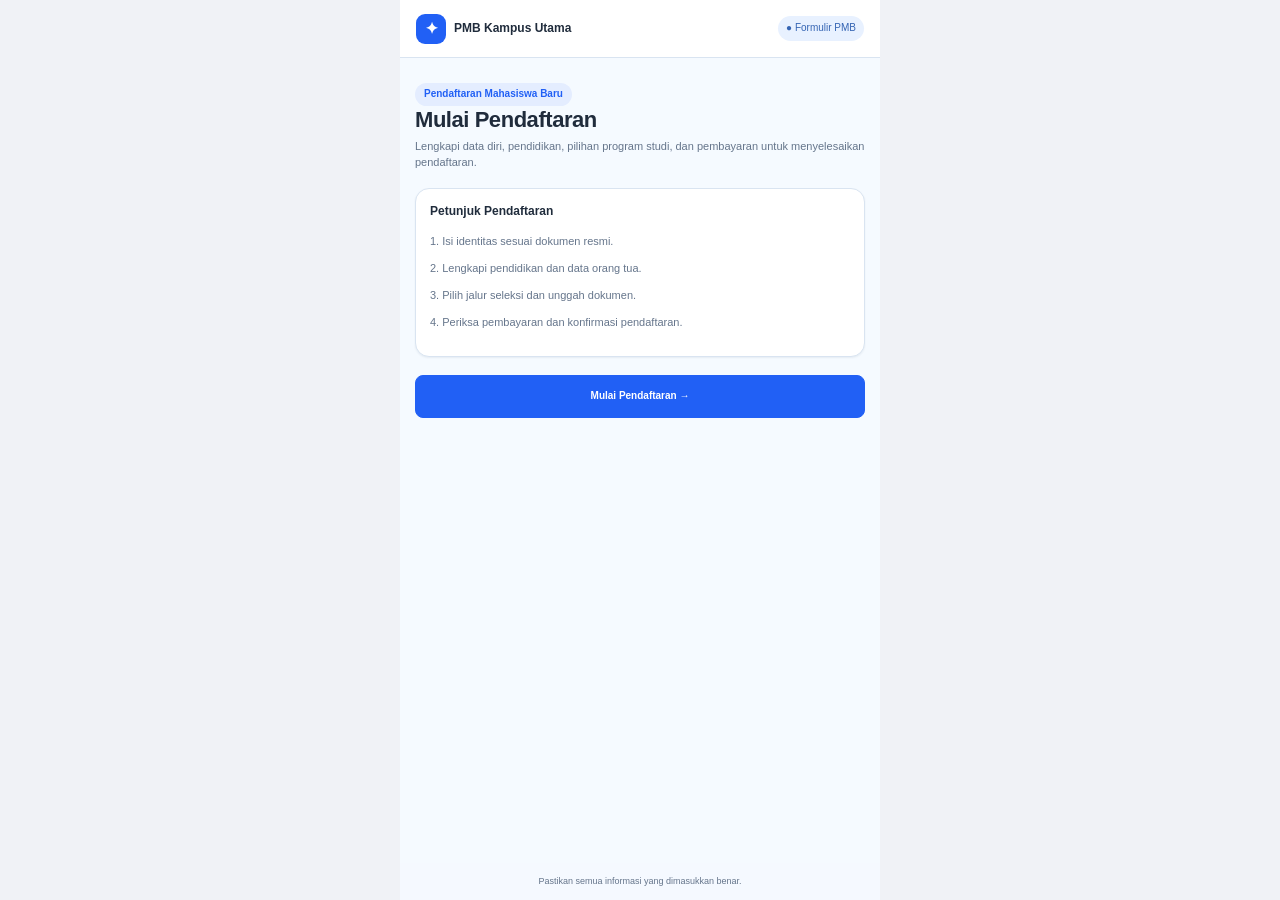
<file: index.html>
<!DOCTYPE html>
<html lang="id">
<head>
  <meta charset="UTF-8">
  <meta name="viewport" content="width=device-width, initial-scale=1.0">
  <title>PMB Kampus Utama</title>
  <link rel="stylesheet" href="style.css">
</head>
<body>
  <main class="app">
    <header class="topbar">
      <div class="brand">
        <div class="brand-icon">✦</div>
        <span>PMB Kampus Utama</span>
      </div>
      <span class="autosave">● Formulir PMB</span>
    </header>

    <section class="content welcome">
      <span class="pill">Pendaftaran Mahasiswa Baru</span>
      <h1>Mulai Pendaftaran</h1>
      <p class="subtitle">
        Lengkapi data diri, pendidikan, pilihan program studi,
        dan pembayaran untuk menyelesaikan pendaftaran.
      </p>

      <div class="card">
        <h2>Petunjuk Pendaftaran</h2>
        <p>1. Isi identitas sesuai dokumen resmi.</p>
        <p>2. Lengkapi pendidikan dan data orang tua.</p>
        <p>3. Pilih jalur seleksi dan unggah dokumen.</p>
        <p>4. Periksa pembayaran dan konfirmasi pendaftaran.</p>
      </div>

      <a href="Identitas.html" class="btn btn-primary full-button">
        Mulai Pendaftaran →
      </a>
    </section>

    <p class="footer-note">
      Pastikan semua informasi yang dimasukkan benar.
    </p>
  </main>
</body>
</html>
</file>
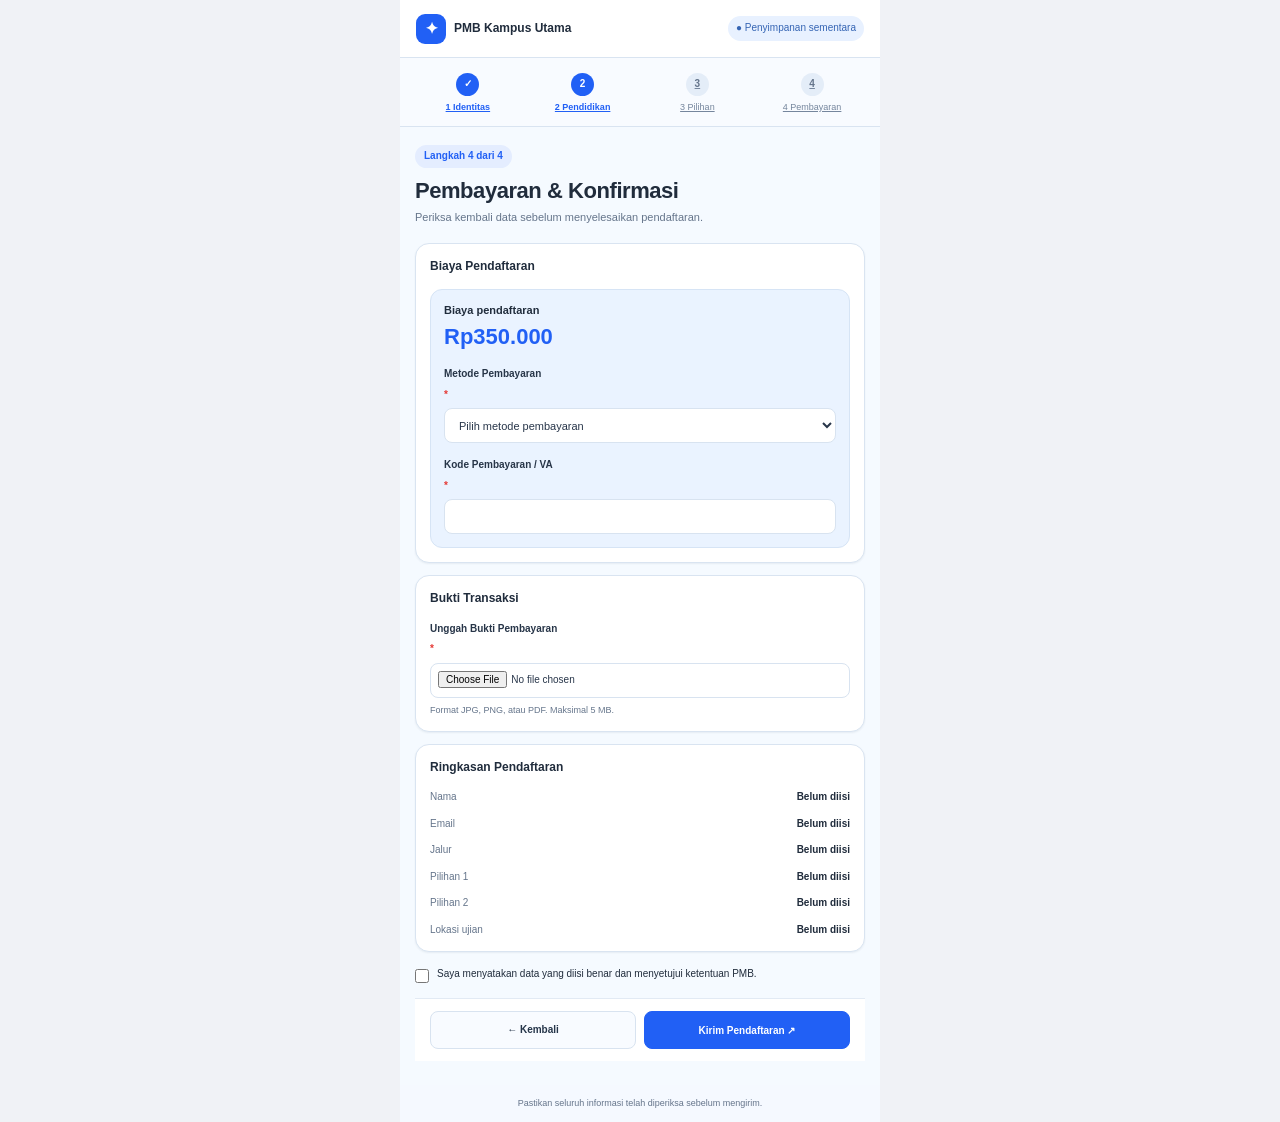
<file: DataTransaksiPembayaran.html>
<!DOCTYPE html>
<html lang="id">
<head>
  <meta charset="UTF-8">
  <meta name="viewport" content="width=device-width, initial-scale=1.0">
  <title>Pembayaran dan Konfirmasi - PMB</title>
  <link rel="stylesheet" href="style.css">
  <script src="script.js" defer></script>
</head>
<body>
  <main class="app">
    <header class="topbar">
      <div class="brand"><div class="brand-icon">✦</div><span>PMB Kampus Utama</span></div>
      <span class="autosave">● Penyimpanan sementara</span>
    </header>

<nav class="stepper">
  <a href="Identitas.html" class="step done">
    <span class="step-number">✓</span>
    <span>1 Identitas</span>
  </a>

  <a href="Pendidikan.html" class="step active">
    <span class="step-number">2</span>
    <span>2 Pendidikan</span>
  </a>

  <a href="Pendaftaran.html" class="step">
    <span class="step-number">3</span>
    <span>3 Pilihan</span>
  </a>

  <a href="DataTransaksiPembayaran.html" class="step">
    <span class="step-number">4</span>
    <span>4 Pembayaran</span>
  </a>
</nav>

    <main class="content">
      <div id="message" class="notice" hidden></div>
      <div class="step-meta"><span class="pill">Langkah 4 dari 4</span></div>
      <h1>Pembayaran &amp; Konfirmasi</h1>
      <p class="subtitle">Periksa kembali data sebelum menyelesaikan pendaftaran.</p>

      <form id="pembayaranForm" data-page="pembayaran">
        <section class="card">
          <h2>Biaya Pendaftaran</h2>
          <div class="info-box">
            <p class="price-label">Biaya pendaftaran</p>
            <p class="price">Rp350.000</p>

            <label class="field">Metode Pembayaran <span class="required">*</span>
              <select name="metode_pembayaran" required>
                <option value="">Pilih metode pembayaran</option>
                <option>Virtual Account Bank Mandiri</option>
                <option>Virtual Account Bank BRI</option>
                <option>Virtual Account Bank BNI</option>
                <option>Transfer bank lainnya</option>
              </select>
            </label>

            <label class="field" style="margin-top:15px">
              Kode Pembayaran / VA <span class="required">*</span>
              <input name="kode_va" type="text" required>
            </label>

            <input type="hidden" name="nominal" value="350000">
          </div>
        </section>

        <section class="card">
          <h2>Bukti Transaksi</h2>
          <label class="field">Unggah Bukti Pembayaran <span class="required">*</span>
            <input name="bukti_bayar" type="file"
                   accept=".jpg,.jpeg,.png,.pdf"
                   data-ext="jpg,jpeg,png,pdf" required>
            <span class="hint">Format JPG, PNG, atau PDF. Maksimal 5 MB.</span>
          </label>
        </section>

        <section class="card">
          <h2>Ringkasan Pendaftaran</h2>
          <div class="summary" id="summary">
            <div class="summary-row"><span>Nama</span><span id="sumNama">Belum diisi</span></div>
            <div class="summary-row"><span>Email</span><span id="sumEmail">-</span></div>
            <div class="summary-row"><span>Jalur</span><span id="sumJalur">-</span></div>
            <div class="summary-row"><span>Pilihan 1</span><span id="sumProdi1">-</span></div>
            <div class="summary-row"><span>Pilihan 2</span><span id="sumProdi2">-</span></div>
            <div class="summary-row"><span>Lokasi ujian</span><span id="sumLokasi">-</span></div>
          </div>
        </section>

        <label class="consent">
          <input type="checkbox" name="persetujuan" required>
          <span>Saya menyatakan data yang diisi benar dan menyetujui ketentuan PMB.</span>
        </label>

        <div class="form-footer">
          <a href="Pendaftaran.html" class="btn btn-secondary">← Kembali</a>
          <button type="submit" class="btn btn-primary">Kirim Pendaftaran ↗</button>
        </div>
      </form>
    </main>
    <p class="footer-note">Pastikan seluruh informasi telah diperiksa sebelum mengirim.</p>
  </main>
</body>
</html>
</file>
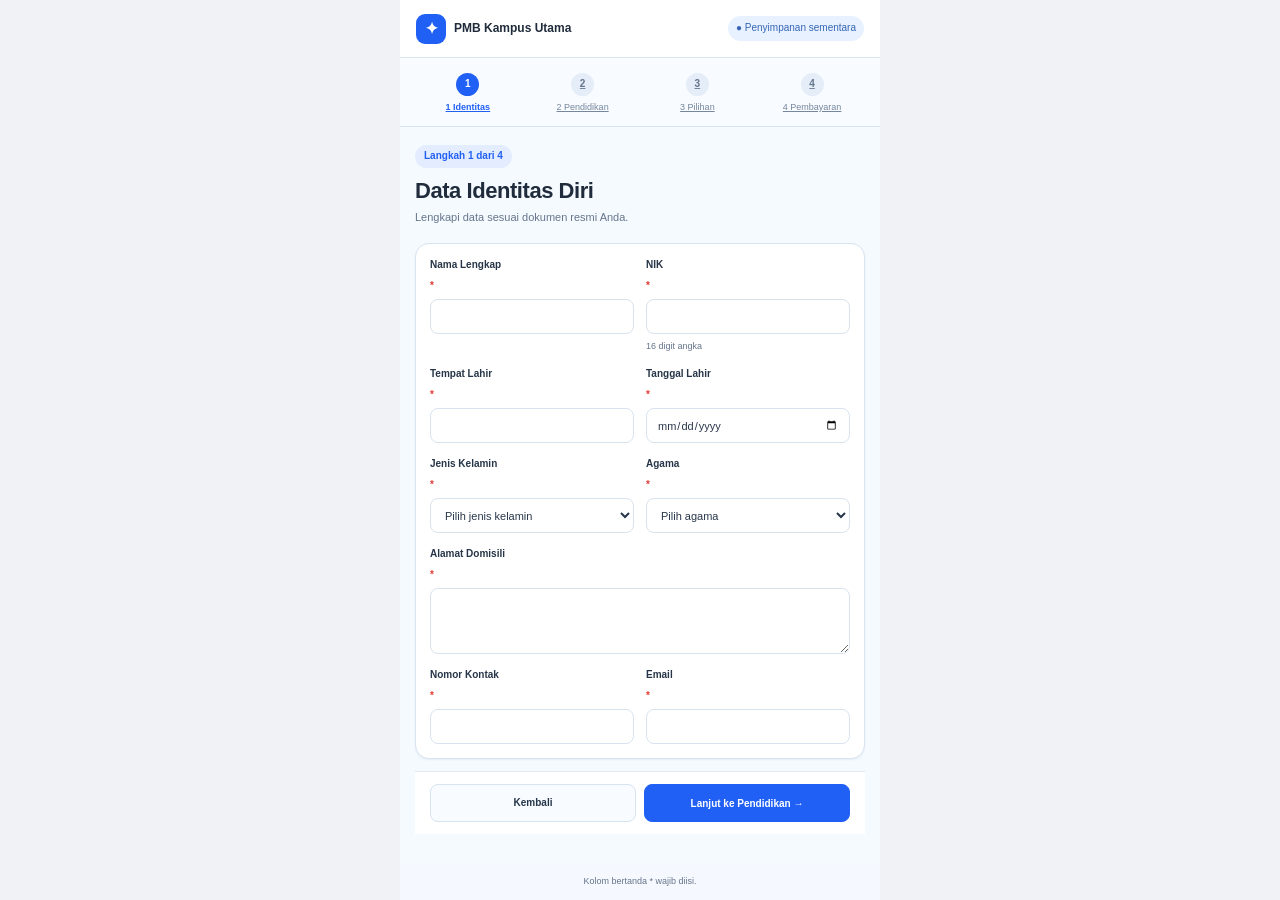
<file: Identitas.html>
<!DOCTYPE html>
<html lang="id">
<head>
  <meta charset="UTF-8">
  <meta name="viewport" content="width=device-width, initial-scale=1.0">
  <title>Identitas Diri - PMB</title>
  <link rel="stylesheet" href="style.css">
  <script src="script.js" defer></script>
</head>
<body>
  <main class="app">
    <header class="topbar">
      <div class="brand">
        <div class="brand-icon">✦</div>
        <span>PMB Kampus Utama</span>
      </div>
      <span class="autosave">● Penyimpanan sementara</span>
    </header>

   <nav class="stepper">
  <a href="Identitas.html" class="step active">
    <span class="step-number">1</span>
    <span>1 Identitas</span>
  </a>

  <a href="Pendidikan.html" class="step">
    <span class="step-number">2</span>
    <span>2 Pendidikan</span>
  </a>

  <a href="Pendaftaran.html" class="step">
    <span class="step-number">3</span>
    <span>3 Pilihan</span>
  </a>

  <a href="DataTransaksiPembayaran.html" class="step">
    <span class="step-number">4</span>
    <span>4 Pembayaran</span>
  </a>
</nav>

    <main class="content">
      <div id="message" class="notice" hidden></div>
      <div class="step-meta"><span class="pill">Langkah 1 dari 4</span></div>
      <h1>Data Identitas Diri</h1>
      <p class="subtitle">Lengkapi data sesuai dokumen resmi Anda.</p>

      <form id="identitasForm" data-page="identitas">
        <section class="card">
          <div class="form-grid">
            <label class="field">Nama Lengkap <span class="required">*</span>
              <input name="nama" type="text" required>
            </label>
            <label class="field">NIK <span class="required">*</span>
              <input name="nik" type="text" inputmode="numeric" maxlength="16" pattern="[0-9]{16}" required>
              <span class="hint">16 digit angka</span>
            </label>
            <label class="field">Tempat Lahir <span class="required">*</span>
              <input name="tempat_lahir" type="text" required>
            </label>
            <label class="field">Tanggal Lahir <span class="required">*</span>
              <input name="tanggal_lahir" type="date" required>
            </label>
            <label class="field">Jenis Kelamin <span class="required">*</span>
              <select name="jenis_kelamin" required>
                <option value="">Pilih jenis kelamin</option>
                <option>Laki-laki</option>
                <option>Perempuan</option>
              </select>
            </label>
            <label class="field">Agama <span class="required">*</span>
              <select name="agama" required>
                <option value="">Pilih agama</option>
                <option>Islam</option><option>Kristen</option>
                <option>Katolik</option><option>Hindu</option>
                <option>Buddha</option><option>Konghucu</option>
                <option>Lainnya</option>
              </select>
            </label>
            <label class="field full">Alamat Domisili <span class="required">*</span>
              <textarea name="alamat" required></textarea>
            </label>
            <label class="field">Nomor Kontak <span class="required">*</span>
              <input name="nomor_hp" type="tel" pattern="[0-9+\-\s]{9,16}" required>
            </label>
            <label class="field">Email <span class="required">*</span>
              <input name="email" type="email" required>
            </label>
          </div>
        </section>

        <div class="form-footer">
          <a href="index.html" class="btn btn-secondary">Kembali</a>
          <button type="submit" class="btn btn-primary">Lanjut ke Pendidikan →</button>
        </div>
      </form>
    </main>
    <p class="footer-note">Kolom bertanda * wajib diisi.</p>
  </main>
</body>
</html>
</file>
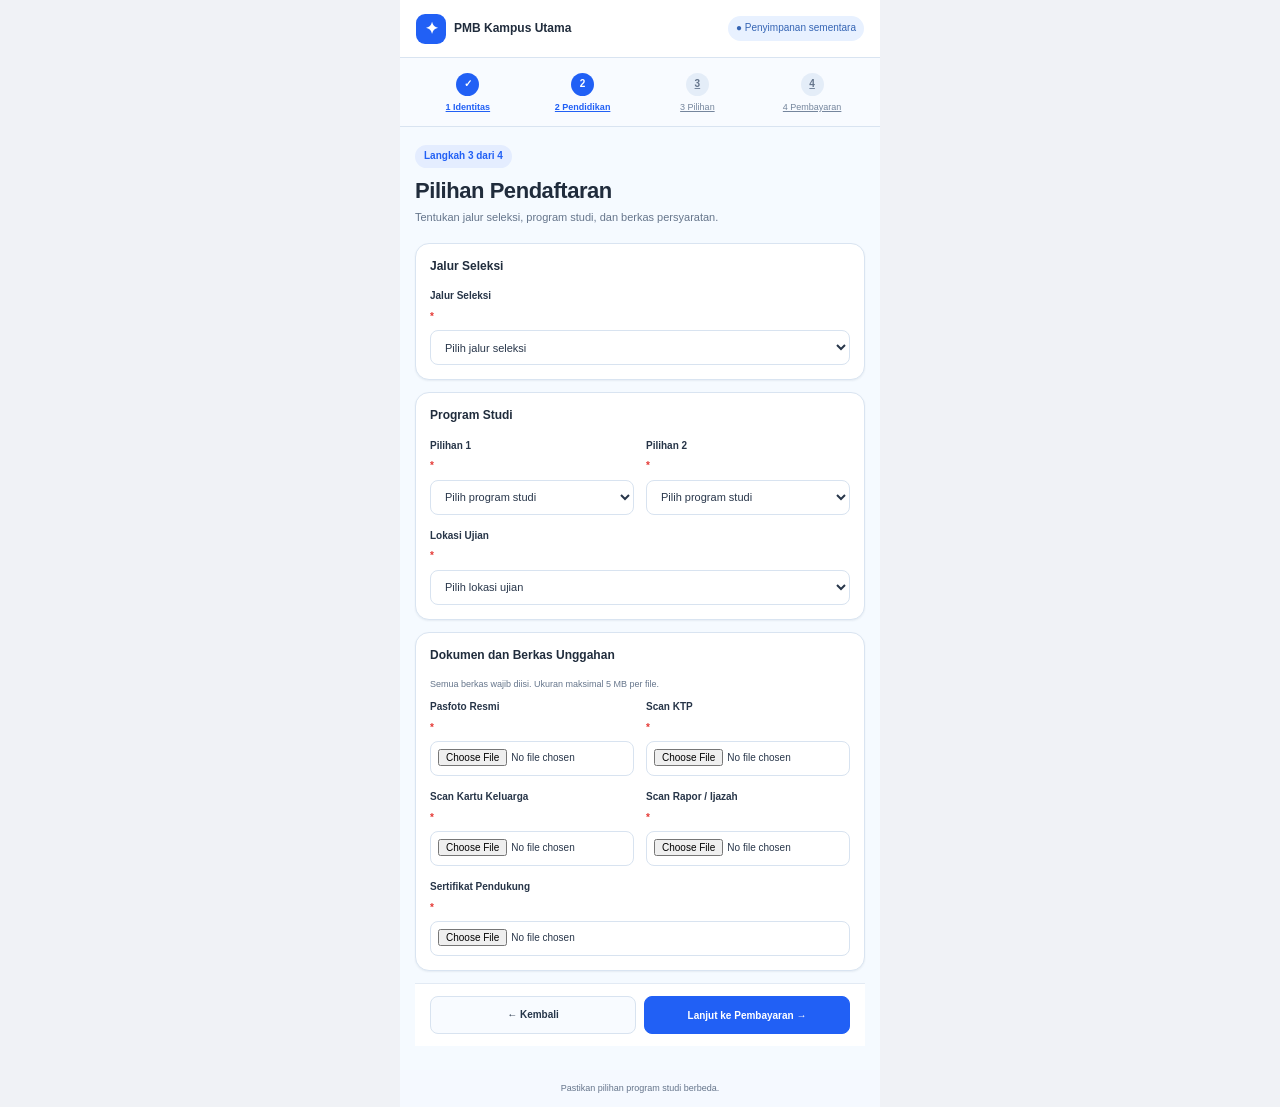
<file: Pendaftaran.html>
<!DOCTYPE html>
<html lang="id">
<head>
  <meta charset="UTF-8">
  <meta name="viewport" content="width=device-width, initial-scale=1.0">
  <title>Pilihan Pendaftaran - PMB</title>
  <link rel="stylesheet" href="style.css">
  <script src="script.js" defer></script>
</head>
<body>
  <main class="app">
    <header class="topbar">
      <div class="brand"><div class="brand-icon">✦</div><span>PMB Kampus Utama</span></div>
      <span class="autosave">● Penyimpanan sementara</span>
    </header>

<nav class="stepper">
  <a href="Identitas.html" class="step done">
    <span class="step-number">✓</span>
    <span>1 Identitas</span>
  </a>

  <a href="Pendidikan.html" class="step active">
    <span class="step-number">2</span>
    <span>2 Pendidikan</span>
  </a>

  <a href="Pendaftaran.html" class="step">
    <span class="step-number">3</span>
    <span>3 Pilihan</span>
  </a>

  <a href="DataTransaksiPembayaran.html" class="step">
    <span class="step-number">4</span>
    <span>4 Pembayaran</span>
  </a>
</nav>

    <main class="content">
      <div id="message" class="notice" hidden></div>
      <div class="step-meta"><span class="pill">Langkah 3 dari 4</span></div>
      <h1>Pilihan Pendaftaran</h1>
      <p class="subtitle">Tentukan jalur seleksi, program studi, dan berkas persyaratan.</p>

      <form id="pendaftaranForm" data-page="pendaftaran">
        <section class="card">
          <h2>Jalur Seleksi</h2>
          <div class="form-grid">
            <label class="field full">Jalur Seleksi <span class="required">*</span>
              <select name="jalur" required>
                <option value="">Pilih jalur seleksi</option>
                <option>Jalur Reguler Gelombang 1</option>
                <option>Jalur Reguler Gelombang 2</option>
                <option>Jalur Prestasi</option>
              </select>
            </label>
          </div>
        </section>

        <section class="card">
          <h2>Program Studi</h2>
          <div class="form-grid">
            <label class="field">Pilihan 1 <span class="required">*</span>
              <select name="prodi1" required>
                <option value="">Pilih program studi</option>
                <option>S1 Teknik Informatika</option>
                <option>S1 Sistem Informasi</option>
                <option>S1 Manajemen</option>
              </select>
            </label>
            <label class="field">Pilihan 2 <span class="required">*</span>
              <select name="prodi2" required>
                <option value="">Pilih program studi</option>
                <option>S1 Teknik Informatika</option>
                <option>S1 Sistem Informasi</option>
                <option>S1 Manajemen</option>
              </select>
            </label>
            <label class="field full">Lokasi Ujian <span class="required">*</span>
              <select name="lokasi_ujian" required>
                <option value="">Pilih lokasi ujian</option>
                <option>Kampus Utama - Lab Komputer 2</option>
                <option>Kampus Utama - Lab Komputer 1</option>
                <option>Ujian daring</option>
              </select>
            </label>
          </div>
        </section>

        <section class="card">
          <h2>Dokumen dan Berkas Unggahan</h2>
          <p class="hint">Semua berkas wajib diisi. Ukuran maksimal 5 MB per file.</p>
          <div class="form-grid">
            <label class="field">Pasfoto Resmi <span class="required">*</span>
              <input name="pasfoto" type="file" accept=".jpg,.jpeg,.png" data-ext="jpg,jpeg,png" required>
            </label>
            <label class="field">Scan KTP <span class="required">*</span>
              <input name="scan_ktp" type="file" accept=".pdf,.jpg,.jpeg,.png" data-ext="pdf,jpg,jpeg,png" required>
            </label>
            <label class="field">Scan Kartu Keluarga <span class="required">*</span>
              <input name="scan_kk" type="file" accept=".pdf,.jpg,.jpeg,.png" data-ext="pdf,jpg,jpeg,png" required>
            </label>
            <label class="field">Scan Rapor / Ijazah <span class="required">*</span>
              <input name="scan_rapor" type="file" accept=".pdf,.jpg,.jpeg,.png" data-ext="pdf,jpg,jpeg,png" required>
            </label>
            <label class="field full">Sertifikat Pendukung <span class="required">*</span>
              <input name="sertifikat" type="file" accept=".pdf,.jpg,.jpeg,.png" data-ext="pdf,jpg,jpeg,png" required>
            </label>
          </div>
        </section>

        <div class="form-footer">
          <a href="Pendidikan.html" class="btn btn-secondary">← Kembali</a>
          <button type="submit" class="btn btn-primary">Lanjut ke Pembayaran →</button>
        </div>
      </form>
    </main>
    <p class="footer-note">Pastikan pilihan program studi berbeda.</p>
  </main>
</body>
</html>
</file>
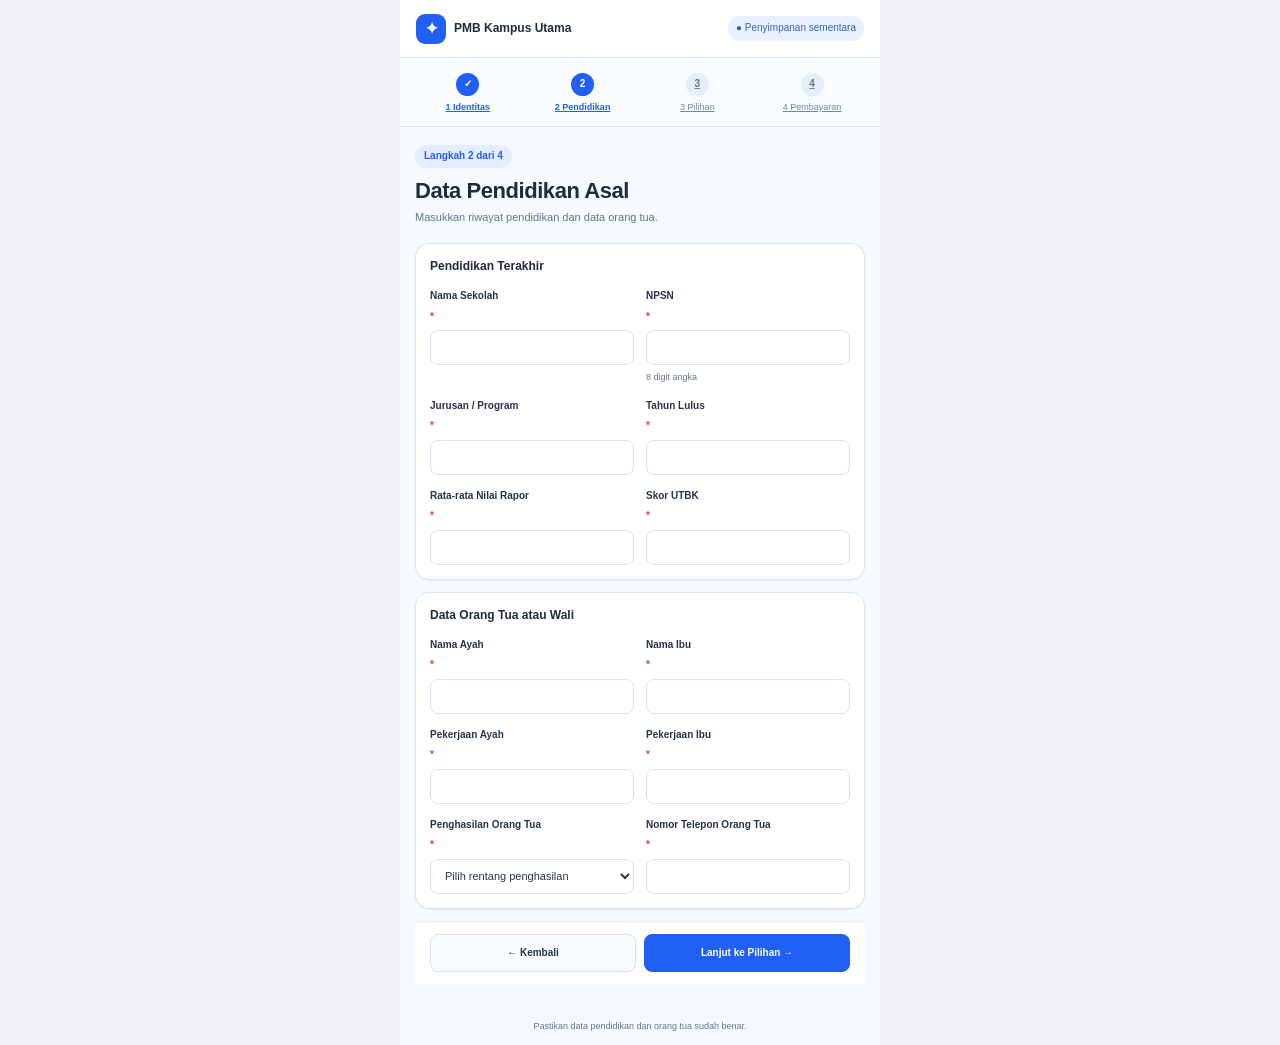
<file: Pendidikan.html>
<!DOCTYPE html>
<html lang="id">
<head>
  <meta charset="UTF-8">
  <meta name="viewport" content="width=device-width, initial-scale=1.0">
  <title>Pendidikan - PMB</title>
  <link rel="stylesheet" href="style.css">
  <script src="script.js" defer></script>
</head>
<body>
  <main class="app">
    <header class="topbar">
      <div class="brand"><div class="brand-icon">✦</div><span>PMB Kampus Utama</span></div>
      <span class="autosave">● Penyimpanan sementara</span>
    </header>
<nav class="stepper">
  <a href="Identitas.html" class="step done">
    <span class="step-number">✓</span>
    <span>1 Identitas</span>
  </a>

  <a href="Pendidikan.html" class="step active">
    <span class="step-number">2</span>
    <span>2 Pendidikan</span>
  </a>

  <a href="Pendaftaran.html" class="step">
    <span class="step-number">3</span>
    <span>3 Pilihan</span>
  </a>

  <a href="DataTransaksiPembayaran.html" class="step">
    <span class="step-number">4</span>
    <span>4 Pembayaran</span>
  </a>
</nav>

    <main class="content">
      <div id="message" class="notice" hidden></div>
      <div class="step-meta"><span class="pill">Langkah 2 dari 4</span></div>
      <h1>Data Pendidikan Asal</h1>
      <p class="subtitle">Masukkan riwayat pendidikan dan data orang tua.</p>

      <form id="pendidikanForm" data-page="pendidikan">
        <section class="card">
          <h2>Pendidikan Terakhir</h2>
          <div class="form-grid">
            <label class="field">Nama Sekolah <span class="required">*</span>
              <input name="sekolah" required>
            </label>
            <label class="field">NPSN <span class="required">*</span>
              <input name="npsn" type="text" inputmode="numeric" maxlength="8" pattern="[0-9]{8}" required>
              <span class="hint">8 digit angka</span>
            </label>
            <label class="field">Jurusan / Program <span class="required">*</span>
              <input name="jurusan" required>
            </label>
            <label class="field">Tahun Lulus <span class="required">*</span>
              <input name="tahun_lulus" type="number" min="1980" max="2100" required>
            </label>
            <label class="field">Rata-rata Nilai Rapor <span class="required">*</span>
              <input name="nilai_rapor" type="number" min="0" max="100" step="0.01" required>
            </label>
            <label class="field">Skor UTBK <span class="required">*</span>
              <input name="skor_utbk" type="number" min="0" max="1000" step="0.01" required>
            </label>
          </div>
        </section>

        <section class="card">
          <h2>Data Orang Tua atau Wali</h2>
          <div class="form-grid">
            <label class="field">Nama Ayah <span class="required">*</span>
              <input name="nama_ayah" required>
            </label>
            <label class="field">Nama Ibu <span class="required">*</span>
              <input name="nama_ibu" required>
            </label>
            <label class="field">Pekerjaan Ayah <span class="required">*</span>
              <input name="pekerjaan_ayah" required>
            </label>
            <label class="field">Pekerjaan Ibu <span class="required">*</span>
              <input name="pekerjaan_ibu" required>
            </label>
            <label class="field">Penghasilan Orang Tua <span class="required">*</span>
              <select name="penghasilan" required>
                <option value="">Pilih rentang penghasilan</option>
                <option>Di bawah Rp2.000.000</option>
                <option>Rp2.000.000 – Rp5.000.000</option>
                <option>Rp5.000.000 – Rp10.000.000</option>
                <option>Di atas Rp10.000.000</option>
              </select>
            </label>
            <label class="field">Nomor Telepon Orang Tua <span class="required">*</span>
              <input name="telepon_ortu" type="tel" pattern="[0-9+\-\s]{9,16}" required>
            </label>
          </div>
        </section>

        <div class="form-footer">
          <a href="Identitas.html" class="btn btn-secondary">← Kembali</a>
          <button type="submit" class="btn btn-primary">Lanjut ke Pilihan →</button>
        </div>
      </form>
    </main>
    <p class="footer-note">Pastikan data pendidikan dan orang tua sudah benar.</p>
  </main>
</body>
</html>
</file>
<file: style.css>
* {
  box-sizing: border-box;
}

:root {
  --blue: #2160f5;
  --blue-dark: #174bd0;
  --blue-light: #eaf1ff;
  --page: #f5f9ff;
  --text: #202c3c;
  --muted: #65758b;
  --border: #d9e4f1;
  --white: #ffffff;
  --green: #bcebdc;
}

body {
  margin: 0;
  background: #f0f2f6;
  color: var(--text);
  font-family: Inter, "Segoe UI", Arial, sans-serif;
  font-size: 13px;
  line-height: 1.45;
}

.app {
  width: 100%;
  max-width: 480px;
  min-height: 100vh;
  margin: 0 auto;
  background: var(--page);
  display: flex;
  flex-direction: column;
}

/* HEADER */

.topbar {
  min-height: 58px;
  padding: 12px 16px;
  display: flex;
  align-items: center;
  justify-content: space-between;
  gap: 8px;
  background: #fff;
  border-bottom: 1px solid var(--border);
}

.brand {
  display: flex;
  align-items: center;
  gap: 8px;
  font-size: 12px;
  font-weight: 750;
}

.brand-icon {
  width: 30px;
  height: 30px;
  flex-shrink: 0;
  display: grid;
  place-items: center;
  border-radius: 9px;
  background: var(--blue);
  color: white;
  font-size: 16px;
}

.autosave {
  display: inline-flex;
  align-items: center;
  gap: 5px;
  padding: 5px 8px;
  border-radius: 20px;
  background: #e8f1ff;
  color: #3565b4;
  font-size: 10px;
  white-space: nowrap;
}

/* PROGRESS STEPPER */

.stepper {
  display: grid;
  grid-template-columns: repeat(4, minmax(0, 1fr));
  gap: 3px;
  padding: 15px 12px 12px;
  background: #f8fbff;
  border-bottom: 1px solid var(--border);
}

.step {
  display: flex;
  flex-direction: column;
  align-items: center;
  gap: 5px;
  text-align: center;
  color: #75869d;
  font-size: 9px;
}

.step-number {
  width: 23px;
  height: 23px;
  display: grid;
  place-items: center;
  border-radius: 50%;
  background: #e4edf8;
  color: #64748b;
  font-size: 10px;
  font-weight: 750;
}

.step.active,
.step.done {
  color: var(--blue);
  font-weight: 750;
}

.step.active .step-number,
.step.done .step-number {
  background: var(--blue);
  color: #fff;
}

/* CONTENT */

.content {
  flex: 1;
  padding: 18px 15px 24px;
  background: #f5faff;
}

.step-meta {
  display: flex;
  justify-content: space-between;
  align-items: center;
  margin-bottom: 9px;
}

.pill {
  display: inline-flex;
  padding: 4px 9px;
  border-radius: 20px;
  background: #e4edff;
  color: var(--blue);
  font-size: 10px;
  font-weight: 650;
}

.content h1 {
  margin: 0 0 5px;
  font-size: 22px;
  line-height: 1.3;
  letter-spacing: -0.45px;
  font-weight: 750;
}

.subtitle {
  margin: 0 0 17px;
  color: var(--muted);
  font-size: 11px;
}

/* FORM CARDS */

.card {
  margin-bottom: 12px;
  padding: 14px;
  border: 1px solid var(--border);
  border-radius: 14px;
  background: #fff;
  box-shadow: 0 1px 2px rgba(31, 55, 88, 0.07);
}

.card h2 {
  margin: 0 0 14px;
  font-size: 12px;
  font-weight: 750;
}

.form-grid {
  display: grid;
  grid-template-columns: repeat(2, minmax(0, 1fr));
  gap: 14px 12px;
}

.field {
  display: flex;
  flex-direction: column;
  gap: 6px;
  min-width: 0;
  color: #273548;
  font-size: 10px;
  font-weight: 650;
}

.field.full {
  grid-column: 1 / -1;
}

.required {
  color: #e53935;
}

input,
select,
textarea {
  width: 100%;
  min-width: 0;
  min-height: 35px;
  padding: 8px 10px;
  border: 1px solid #d8e3f0;
  border-radius: 8px;
  background: #fff;
  color: #28364a;
  font-family: inherit;
  font-size: 11px;
  font-weight: 400;
  outline: none;
  transition: border-color 0.2s, box-shadow 0.2s;
}

select {
  cursor: pointer;
}

textarea {
  min-height: 66px;
  resize: vertical;
}

input[type="file"] {
  padding: 7px;
  font-size: 10px;
}

input:focus,
select:focus,
textarea:focus {
  border-color: var(--blue);
  box-shadow: 0 0 0 3px rgba(33, 96, 245, 0.1);
}

input.invalid,
select.invalid,
textarea.invalid {
  border-color: #dc2626;
  background: #fffafa;
}

.hint,
.note {
  color: var(--muted);
  font-size: 9px;
  font-weight: 400;
}

.note {
  margin: 10px 0;
}

/* PAYMENT CARD */

.info-box {
  padding: 13px;
  border: 1px solid #d6e4f5;
  border-radius: 12px;
  background: #eaf3ff;
}

.price-label {
  margin: 0;
  font-size: 11px;
  font-weight: 650;
}

.price {
  margin: 2px 0 14px;
  color: var(--blue);
  font-size: 22px;
  font-weight: 800;
}

.summary {
  display: grid;
  gap: 12px;
}

.summary-row {
  display: flex;
  justify-content: space-between;
  align-items: flex-start;
  gap: 12px;
  font-size: 10px;
}

.summary-row span:first-child {
  color: var(--muted);
}

.summary-row span:last-child {
  max-width: 65%;
  text-align: right;
  overflow-wrap: anywhere;
  font-weight: 600;
}

.consent {
  display: flex;
  align-items: flex-start;
  gap: 8px;
  margin: 15px 0;
  font-size: 10px;
  font-weight: 400;
}

.consent input {
  width: 14px;
  min-height: 14px;
  height: 14px;
  margin: 2px 0 0;
  flex-shrink: 0;
}

/* BOTTOM NAVIGATION */

.form-footer {
  display: flex;
  justify-content: space-between;
  gap: 8px;
  padding: 12px 15px;
  background: #fff;
  border-top: 1px solid #e2eaf4;
}

.btn {
  display: inline-flex;
  align-items: center;
  justify-content: center;
  gap: 6px;
  min-height: 38px;
  padding: 9px 12px;
  border: 1px solid #d8e3f0;
  border-radius: 8px;
  background: #f8fbff;
  color: #26364a;
  font-family: inherit;
  font-size: 10px;
  font-weight: 700;
  text-align: center;
  text-decoration: none;
  cursor: pointer;
}

.form-footer .btn {
  flex: 1;
}

.btn-primary {
  border-color: var(--blue);
  background: var(--blue);
  color: #fff;
}

.btn-primary:hover {
  background: var(--blue-dark);
}

.btn-secondary:hover {
  background: #eaf1fb;
}

.btn:disabled {
  opacity: 0.55;
  cursor: not-allowed;
}

.full-button {
  display: flex;
  width: 100%;
  min-height: 43px;
  margin-top: 18px;
}

/* VALIDATION MESSAGE */

.notice {
  margin-bottom: 14px;
  padding: 12px;
  border-radius: 9px;
  font-size: 11px;
}

.notice.error {
  border: 1px solid #fecaca;
  background: #fff1f2;
  color: #991b1b;
}

.notice.success {
  border: 1px solid #a7f3d0;
  background: #ecfdf5;
  color: #065f46;
}

.notice ul {
  margin: 8px 0 0;
  padding-left: 18px;
}

.footer-note {
  margin: 0;
  padding: 12px 15px;
  color: var(--muted);
  font-size: 9px;
  text-align: center;
}

/* WELCOME PAGE */

.welcome {
  padding-top: 25px;
}

.welcome .card p {
  color: var(--muted);
  font-size: 11px;
}

/* MOBILE */

@media (max-width: 360px) {
  .topbar {
    padding: 10px;
  }

  .brand {
    font-size: 10px;
  }

  .autosave {
    font-size: 9px;
    padding: 5px;
  }

  .content {
    padding: 15px 11px 20px;
  }

  .form-grid {
    grid-template-columns: 1fr;
  }

  .field.full {
    grid-column: auto;
  }

  .content h1 {
    font-size: 20px;
  }

  .form-footer {
    padding: 10px;
  }

  .btn {
    padding: 9px 7px;
  }
}
</file>
